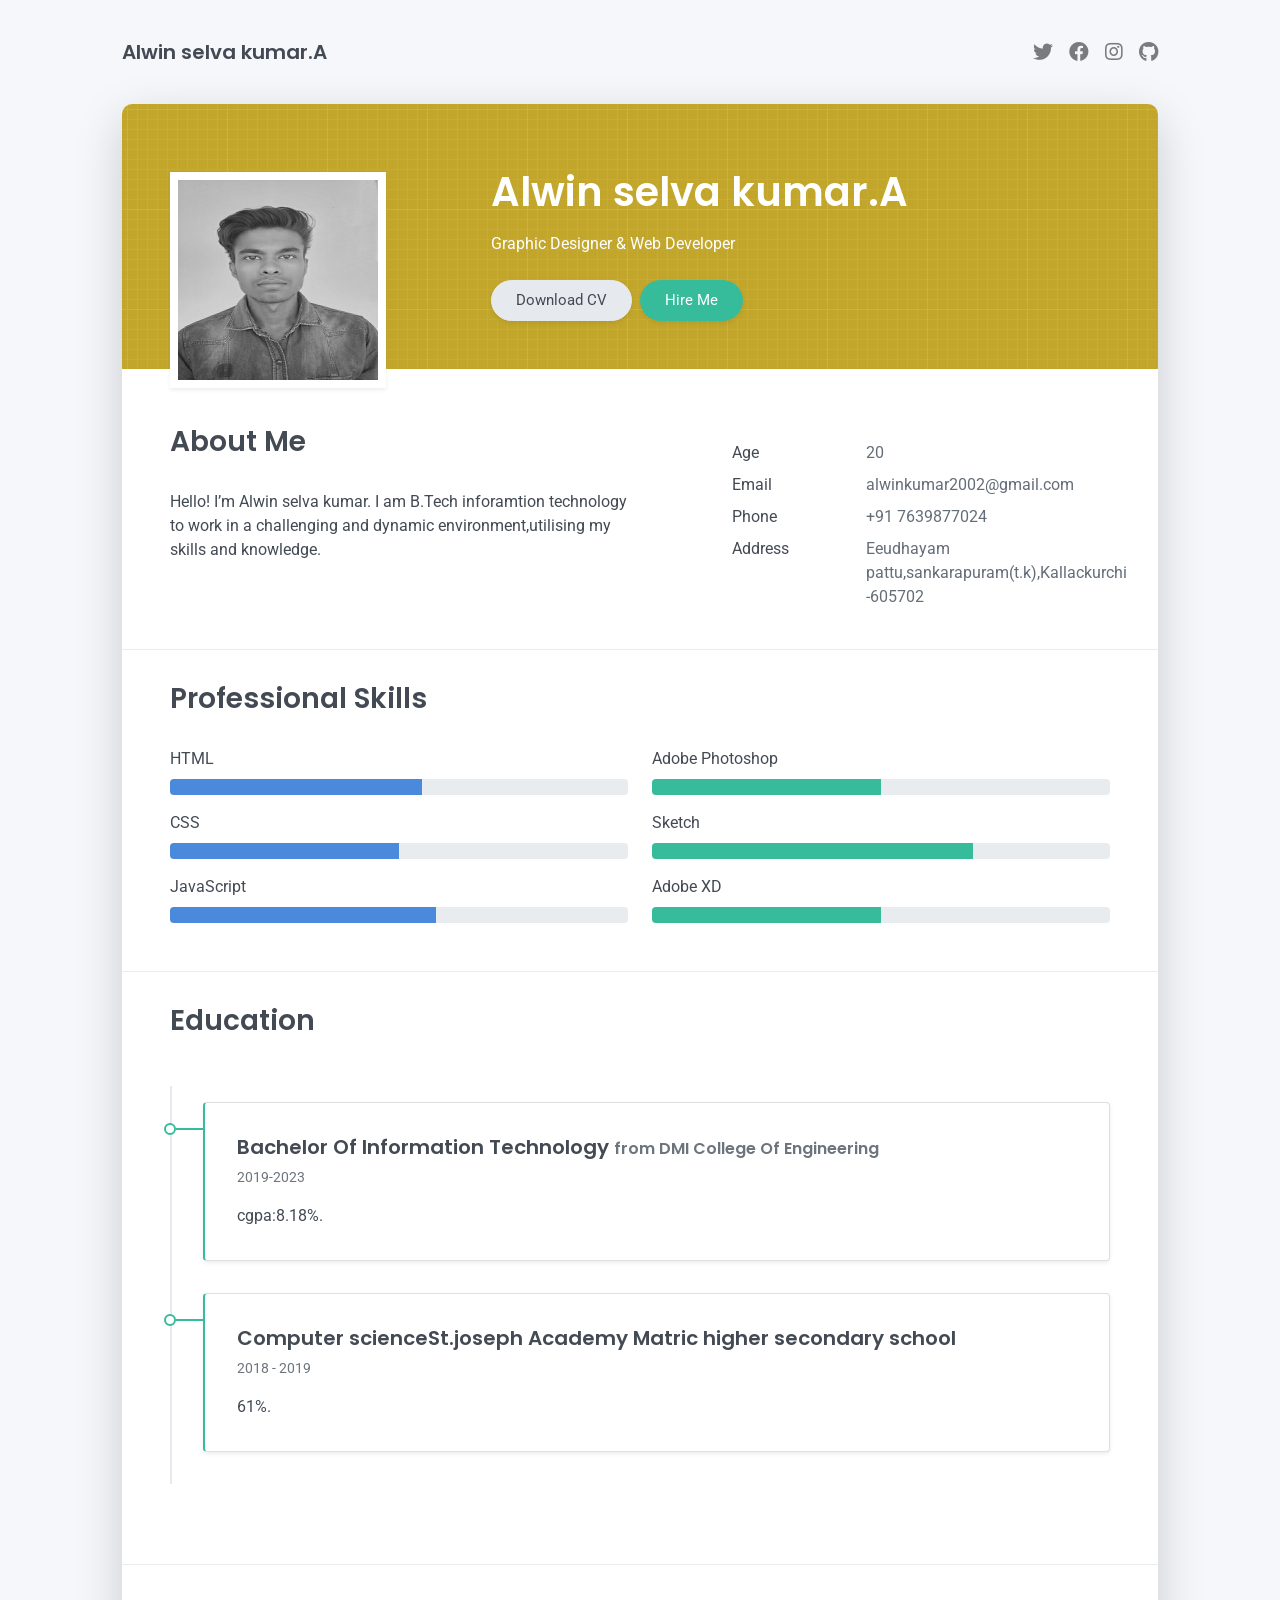
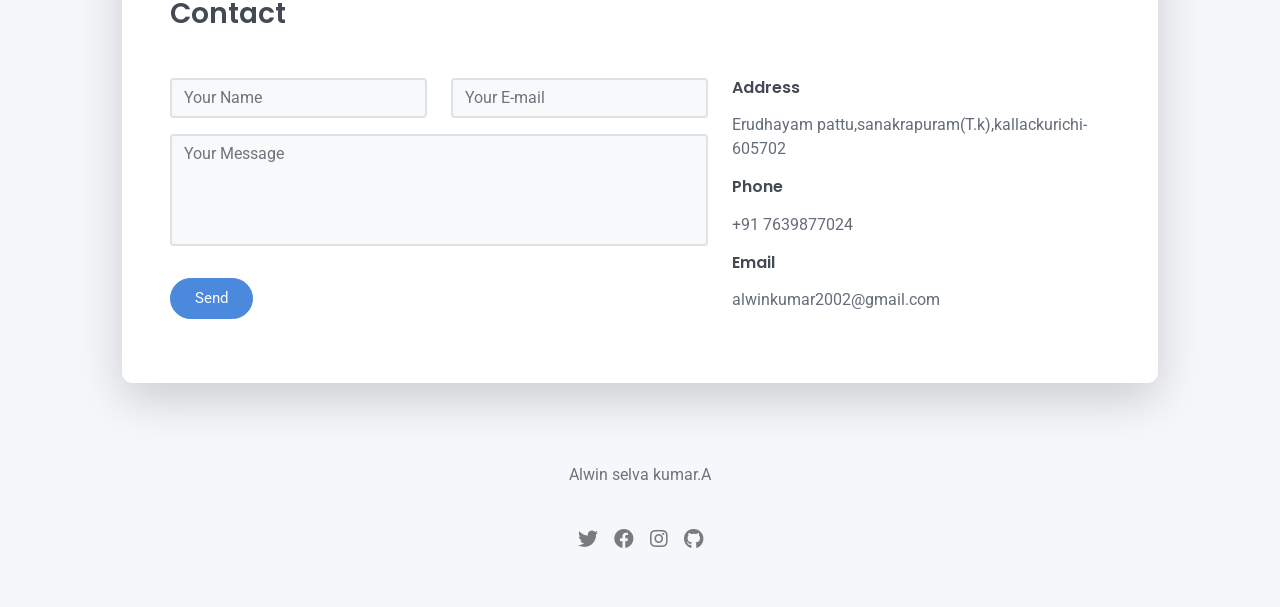
<file: ASSIGNMENT/TEAM LEAD- A Alwin Selva Kumar/Assignment-1/index.html>
<!DOCTYPE html>
<html lang="en-US">
  <head>
    <meta charset="UTF-8">
    <meta http-equiv="X-UA-Compatible" content="IE=edge">
    <meta name="viewport" content="width=device-width, initial-scale=1">
    <title>Right Resume</title>
    <link rel="preconnect" href="https://fonts.gstatic.com" crossorigin="crossorigin"/>
    <link rel="preload" as="style" href="https://fonts.googleapis.com/css2?family=Poppins:wght@600&amp;family=Roboto:wght@300;400;500;700&amp;display=swap"/>
    <link rel="stylesheet" href="https://fonts.googleapis.com/css2?family=Poppins:wght@600&amp;family=Roboto:wght@300;400;500;700&amp;display=swap" media="print" onload="this.media='all'"/>
    <noscript>
      <link rel="stylesheet" href="https://fonts.googleapis.com/css2?family=Poppins:wght@600&amp;family=Roboto:wght@300;400;500;700&amp;display=swap"/>
    </noscript>
    <link href="css/font-awesome/css/all.min.css?ver=1.2.0" rel="stylesheet">
    <link href="css/bootstrap.min.css?ver=1.2.0" rel="stylesheet">
    <link href="css/aos.css?ver=1.2.0" rel="stylesheet">
    <link href="css/main.css?ver=1.2.0" rel="stylesheet">
    <noscript>
      <style type="text/css">
        [data-aos] {
            opacity: 1 !important;
            transform: translate(0) scale(1) !important;
        }
      </style>
    </noscript>
  </head>
  <body id="top">
    <header class="d-print-none">
      <div class="container text-center text-lg-left">
        <div class="py-3 clearfix">
          <h1 class="site-title mb-0">Alwin selva kumar.A</S></h1>
          <div class="site-nav">
            <nav role="navigation">
              <ul class="nav justify-content-center">
                <li class="nav-item"><a class="nav-link" href="#" title="Twitter"><i class="fab fa-twitter"></i><span class="menu-title sr-only">Twitter</span></a>
                </li>
                <li class="nav-item"><a class="nav-link" href="# " title="Facebook"><i class="fab fa-facebook"></i><span class="menu-title sr-only">Facebook</span></a>
                </li>
                <li class="nav-item"><a class="nav-link" href="#" title="Instagram"><i class="fab fa-instagram"></i><span class="menu-title sr-only">Instagram</span></a>
                </li>
                <li class="nav-item"><a class="nav-link" href="#" title="Github"><i class="fab fa-github"></i><span class="menu-title sr-only">Github</span></a>
                </li>
              </ul>
            </nav>
          </div>
        </div>
      </div>
    </header>
    <div class="page-content">
      <div class="container">
<div class="cover shadow-lg bg-white">
  <div class="cover-bg p-3 p-lg-4 text-white">
    <div class="row">
      <div class="col-lg-4 col-md-5">
        <div class="avatar hover-effect bg-white shadow-sm p-1"><img src="images/alwin selva kumar.jpg" width="200" height="200"/></div>
      </div>
      <div class="col-lg-8 col-md-7 text-center text-md-start">
        <h2 class="h1 mt-2" data-aos="fade-left" data-aos-delay="0">Alwin selva kumar.A</h2>
        <p data-aos="fade-left" data-aos-delay="100">Graphic Designer & Web Developer</p>
        <div class="d-print-none" data-aos="fade-left" data-aos-delay="200"><a class="btn btn-light text-dark shadow-sm mt-1 me-1" href="#" target="_blank">Download CV</a><a class="btn btn-success shadow-sm mt-1" href="#contact">Hire Me</a></div>
      </div>
    </div>
  </div>
  <div class="about-section pt-4 px-3 px-lg-4 mt-1">
    <div class="row">
      <div class="col-md-6">
        <h2 class="h3 mb-3">About Me</h2>
        <p>Hello! I’m Alwin selva kumar. I am B.Tech inforamtion technology to work in a challenging and dynamic environment,utilising my skills and knowledge.</p>
      </div>
      <div class="col-md-5 offset-md-1">
        <div class="row mt-2">
          <div class="col-sm-4">
            <div class="pb-1">Age</div>
          </div>
          <div class="col-sm-8">
            <div class="pb-1 text-secondary">20</div>
          </div>
          <div class="col-sm-4">
            <div class="pb-1">Email</div>
          </div>
          <div class="col-sm-8">
            <div class="pb-1 text-secondary">alwinkumar2002@gmail.com</div>
          </div>
          <div class="col-sm-4">
            <div class="pb-1">Phone</div>
          </div>
          <div class="col-sm-8">
            <div class="pb-1 text-secondary">+91 7639877024</div>
          </div>
          <div class="col-sm-4">
            <div class="pb-1">Address</div>
          </div>
          <div class="col-sm-8">
            <div class="pb-1 text-secondary">Eeudhayam pattu,sankarapuram(t.k),Kallackurchi
              -605702</div>
          </div>
        </div>
      </div>
    </div>
  </div>
  <hr class="d-print-none"/>
  <div class="skills-section px-3 px-lg-4">
    <h2 class="h3 mb-3">Professional Skills</h2>
    <div class="row">
      <div class="col-md-6">
        <div class="mb-2"><span>HTML</span>
          <div class="progress my-1">
            <div class="progress-bar bg-primary" role="progressbar" data-aos="zoom-in-right" data-aos-delay="100" data-aos-anchor=".skills-section" style="width: 55%" aria-valuenow="60" aria-valuemin="0" aria-valuemax="100"></div>
          </div>
        </div>
        <div class="mb-2"><span>CSS</span>
          <div class="progress my-1">
            <div class="progress-bar bg-primary" role="progressbar" data-aos="zoom-in-right" data-aos-delay="200" data-aos-anchor=".skills-section" style="width: 50%" aria-valuenow="60" aria-valuemin="0" aria-valuemax="100"></div>
          </div>
        </div>
        <div class="mb-2"><span>JavaScript</span>
          <div class="progress my-1">
            <div class="progress-bar bg-primary" role="progressbar" data-aos="zoom-in-right" data-aos-delay="300" data-aos-anchor=".skills-section" style="width: 58%" aria-valuenow="60" aria-valuemin="0" aria-valuemax="100"></div>
          </div>
        </div>
      </div>
      <div class="col-md-6">
        <div class="mb-2"><span>Adobe Photoshop</span>
          <div class="progress my-1">
            <div class="progress-bar bg-success" role="progressbar" data-aos="zoom-in-right" data-aos-delay="400" data-aos-anchor=".skills-section" style="width: 50%" aria-valuenow="60" aria-valuemin="0" aria-valuemax="100"></div>
          </div>
        </div>
        <div class="mb-2"><span>Sketch</span>
          <div class="progress my-1">
            <div class="progress-bar bg-success" role="progressbar" data-aos="zoom-in-right" data-aos-delay="500" data-aos-anchor=".skills-section" style="width:70%" aria-valuenow="70" aria-valuemin="0" aria-valuemax="100"></div>
          </div>
        </div>
        <div class="mb-2"><span>Adobe XD</span>
          <div class="progress my-1">
            <div class="progress-bar bg-success" role="progressbar" data-aos="zoom-in-right" data-aos-delay="600" data-aos-anchor=".skills-section" style="width:50%" aria-valuenow="60" aria-valuemin="0" aria-valuemax="100"></div>
          </div>
        </div>
      </div>
    </div>
  </div>
  <hr class="d-print-none"/>
  <!-- <div class="work-experience-section px-3 px-lg-4">
    <h2 class="h3 mb-4">Work Experience</h2>
    <div class="timeline">
      <div class="timeline-card timeline-card-primary card shadow-sm">
        <div class="card-body">
          <div class="h5 mb-1">Frontend Developer <span class="text-muted h6">at Creative Agency</span></div>
          <div class="text-muted text-small mb-2">May, 2015 - Present</div>
          <div>Leverage agile frameworks to provide a robust synopsis for high level overviews. Iterative approaches to corporate strategy foster collaborative thinking to further the overall value proposition.</div>
        </div>
      </div>
      <div class="timeline-card timeline-card-primary card shadow-sm">
        <div class="card-body">
          <div class="h5 mb-1">Graphic Designer <span class="text-muted h6">at Design Studio</span></div>
          <div class="text-muted text-small mb-2">June, 2013 - May, 2015</div>
          <div>Override the digital divide with additional clickthroughs from DevOps. Nanotechnology immersion along the information highway will close the loop on focusing solely on the bottom line.</div>
        </div>
      </div> -->
      <!-- <div class="timeline-card timeline-card-primary card shadow-sm">
        <div class="card-body">
          <div class="h5 mb-1">Junior Web Developer <span class="text-muted h6">at Indie Studio</span></div>
          <div class="text-muted text-small mb-2">Jan, 2011 - May, 2013</div>
          <div>User generated content in real-time will have multiple touchpoints for offshoring. Organically grow the holistic world view of disruptive innovation via workplace diversity and empowerment.</div>
        </div>
      </div>
    </div>
  </div>
  <hr class="d-print-none"/> -->
  <div class="page-break"></div>
  <div class="education-section px-3 px-lg-4 pb-4">
    <h2 class="h3 mb-4 ">Education</h2>
    <div class="timeline">
      <div class="timeline-card timeline-card-success card shadow-sm">
        <div class="card-body">
          <div class="h5 mb-1">Bachelor Of  Information Technology <span class="text-muted h6">from DMI College Of Engineering</span></div>
          <div class="text-muted text-small mb-2">2019-2023</div>
          <div>cgpa:8.18%.</div>
        </div>
      
      </div>
      <div class="timeline-card timeline-card-success card shadow-sm">
        <div class="card-body">
          <div class="h5 mb-1">Computer science<span class="text-muted h6"></span>St.joseph Academy Matric higher secondary school</span></div>
          <div class="text-muted text-small mb-2">2018 - 2019</div>
          <div>61%.</div>
        </div>
      </div>
    </div>
  </div>
  <hr class="d-print-none"/>
  <div class="contant-section px-3 px-lg-4 pb-4" id="contact">
    <h2 class="h3 text mb-3">Contact</h2>
    <div class="row">
      <div class="col-md-7 d-print-none">
        <div class="my-2"><form action="https://formspree.io/your@email.com"
    method="POST">
  <div class="row">
    <div class="col-6">
      <input class="form-control" type="text" id="name" name="name" placeholder="Your Name" required>
    </div>
    <div class="col-6">
      <input class="form-control" type="email" id="email" name="_replyto" placeholder="Your E-mail" required>
    </div>
  </div>
  <div class="form-group my-2">
    <textarea class="form-control" style="resize: none;" id="message" name="message" rows="4"  placeholder="Your Message" required></textarea>
  </div>
  <button class="btn btn-primary mt-2" type="submit">Send</button>
</form>
        </div>
      </div>
      <div class="col">
        <div class="mt-2">
          <h3 class="h6">Address</h3>
          <div class="pb-2 text-secondary">Erudhayam pattu,sanakrapuram(T.k),kallackurichi-605702</div>
          <h3 class="h6">Phone</h3>
          <div class="pb-2 text-secondary">+91 7639877024</div>
          <h3 class="h6">Email</h3>
          <div class="pb-2 text-secondary">alwinkumar2002@gmail.com</div>
        </div>
      </div>
      <div class="col d-none d-print-block">
        <div class="mt-2">
          <div>
            <div class="mb-2">
              <div class="text-dark"><i class="fab fa-twitter mr-1"></i><span>https://twitter.com/templateflip</span>
              </div>
            </div>
            <div class="mb-2">
              <div class="text-dark"><i class="fab fa-facebook mr-1"></i><span>https://www.facebook.com/templateflip</span>
              </div>
            </div>
            <div class="mb-2">
              <div class="text-dark"><i class="fab fa-instagram mr-1"></i><span>https://www.instagram.com/templateflip</span>
              </div>
            </div>
            <div class="mb-2">
              <div class="text-dark"><i class="fab fa-github mr-1"></i><span>https://github.com/templateflip</span>
              </div>
            </div>
          </div>
        </div>
      </div>
    </div>
  </div>
</div></div>
    </div>
    <footer class="pt-4 pb-4 text-muted text-center d-print-none">
      <div class="container">
        <div class="my-3">
          <div class="h4"></div>Alwin selva kumar.A</S></div>
          <div class="footer-nav">
            <nav role="navigation">
              <ul class="nav justify-content-center">
                <li class="nav-item"><a class="nav-link" href="https://twitter.com/templateflip" title="Twitter"><i class="fab fa-twitter"></i><span class="menu-title sr-only">Twitter</span></a>
                </li>
                <li class="nav-item"><a class="nav-link" href="https://www.facebook.com/templateflip" title="Facebook"><i class="fab fa-facebook"></i><span class="menu-title sr-only">Facebook</span></a>
                </li>
                <li class="nav-item"><a class="nav-link" href="https://www.instagram.com/templateflip" title="Instagram"><i class="fab fa-instagram"></i><span class="menu-title sr-only">Instagram</span></a>
                </li>
                <li class="nav-item"><a class="nav-link" href="https://github.com/templateflip" title="Github"><i class="fab fa-github"></i><span class="menu-title sr-only">Github</span></a>
                </li>
              </ul>
            </nav>
          </div>
        </div>
        <div class="text-small">
          
      </div>
    </footer>
    <script src="scripts/bootstrap.bundle.min.js?ver=1.2.0"></script>
    <script src="scripts/aos.js?ver=1.2.0"></script>
    <script src="scripts/main.js?ver=1.2.0"></script>
  </body>
</html>
</file>
<file: ASSIGNMENT/TEAM LEAD- A Alwin Selva Kumar/Assignment-1/css/main.css>
/* Buttons */
/* Inputs */
/* Timeline custom component */
.timeline {
  border-left: 2px solid #E6E9ED;
  padding: 1rem 0; }

.timeline-card {
  position: relative;
  margin-left: 31px;
  border-left: 2px solid;
  margin-bottom: 2rem; }

.timeline-card:last-child {
  margin-bottom: 1rem; }

.timeline-card:before {
  content: '';
  display: inline-block;
  position: absolute;
  background-color: #fff;
  border-radius: 10px;
  width: 12px;
  height: 12px;
  top: 20px;
  left: -41px;
  border: 2px solid;
  z-index: 2; }

.timeline-card:after {
  content: '';
  display: inline-block;
  position: absolute;
  background-color: currentColor;
  width: 29px;
  height: 2px;
  top: 25px;
  left: -29px;
  z-index: 1; }

.timeline-card-primary {
  border-left-color: #4A89DC; }

.timeline-card-primary:before {
  border-color: #4A89DC; }

.timeline-card-primary:after {
  background-color: #4A89DC; }

.timeline-card-success {
  border-left-color: #37BC9B; }

.timeline-card-success:before {
  border-color: #37BC9B; }

.timeline-card-success:after {
  background-color: #37BC9B; }

html {
  scroll-behavior: smooth; }

.site-title {
  font-size: 1.25rem;
  line-height: 2.5rem; }

.nav-link {
  padding: 0;
  font-size: 1.25rem;
  line-height: 2.5rem;
  color: rgba(0, 0, 0, 0.5); }

.nav-link:hover,
.nav-link:focus,
.active .nav-link {
  color: rgba(0, 0, 0, 0.8); }

.nav-item + .nav-item {
  margin-left: 1rem; }

.cover {
  border-radius: 10px; }

.cover-bg {
  background-color: #c2a62c;
  background-image: url("data:image/svg+xml,%3Csvg xmlns='http://www.w3.org/2000/svg' width='100' height='100' viewBox='0 0 100 100'%3E%3Cg fill-rule='evenodd'%3E%3Cg fill='%23ffffff' fill-opacity='0.12'%3E%3Cpath opacity='.5' d='M96 [base64] 0v-9h-9v9h9zm-10 0v-9h-9v9h9zm-10 0v-9h-9v9h9zm-10 0v-9h-9v9h9zm-10 0v-9h-9v9h9zm-10 0v-9h-9v9h9zm-10 0v-9h-9v9h9zm-10 0v-9h-9v9h9zm-9-10h9v-9h-9v9zm10 0h9v-9h-9v9zm10 0h9v-9h-9v9zm10 0h9v-9h-9v9zm10 0h9v-9h-9v9zm10 0h9v-9h-9v9zm10 0h9v-9h-9v9zm10 0h9v-9h-9v9zm9-10v-9h-9v9h9zm-10 0v-9h-9v9h9zm-10 0v-9h-9v9h9zm-10 0v-9h-9v9h9zm-10 0v-9h-9v9h9zm-10 0v-9h-9v9h9zm-10 0v-9h-9v9h9zm-10 0v-9h-9v9h9zm-9-10h9v-9h-9v9zm10 0h9v-9h-9v9zm10 0h9v-9h-9v9zm10 0h9v-9h-9v9zm10 0h9v-9h-9v9zm10 0h9v-9h-9v9zm10 0h9v-9h-9v9zm10 0h9v-9h-9v9zm9-10v-9h-9v9h9zm-10 0v-9h-9v9h9zm-10 0v-9h-9v9h9zm-10 0v-9h-9v9h9zm-10 0v-9h-9v9h9zm-10 0v-9h-9v9h9zm-10 0v-9h-9v9h9zm-10 0v-9h-9v9h9zm-9-10h9v-9h-9v9zm10 0h9v-9h-9v9zm10 0h9v-9h-9v9zm10 0h9v-9h-9v9zm10 0h9v-9h-9v9zm10 0h9v-9h-9v9zm10 0h9v-9h-9v9zm10 0h9v-9h-9v9zm9-10v-9h-9v9h9zm-10 0v-9h-9v9h9zm-10 0v-9h-9v9h9zm-10 0v-9h-9v9h9zm-10 0v-9h-9v9h9zm-10 0v-9h-9v9h9zm-10 0v-9h-9v9h9zm-10 0v-9h-9v9h9zm-9-10h9v-9h-9v9zm10 0h9v-9h-9v9zm10 0h9v-9h-9v9zm10 0h9v-9h-9v9zm10 0h9v-9h-9v9zm10 0h9v-9h-9v9zm10 0h9v-9h-9v9zm10 0h9v-9h-9v9z'/%3E%3Cpath d='M6 5V0H5v5H0v1h5v94h1V6h94V5H6z'/%3E%3C/g%3E%3C/g%3E%3C/svg%3E");
  border-radius: 10px 10px 0 0; }

.avatar {
  max-width: 216px;
  max-height: 216px;
  margin-top: 20px;
  text-align: center;
  margin-left: auto;
  margin-right: auto; }

.avatar img {
  /* Safari 6.0 - 9.0 */
  filter: grayscale(100%); }

footer a:not(.nav-link) {
  color: inherit;
  border-bottom: 1px dashed;
  text-decoration: none;
  cursor: pointer; }

@media (min-width: 48em) {
  .site-title {
    float: left; }
  .site-nav {
    float: right; }
  .avatar {
    margin-bottom: -80px;
    margin-left: 0; } }

@media print {
  body {
    background-color: #fff; }
  .container {
    width: auto;
    max-width: 100%;
    padding: 0; }
  .cover, .cover-bg {
    border-radius: 0; }
  .cover.shadow-lg {
    box-shadow: none !important; }
  .cover-bg {
    padding: 5rem !important;
    padding-bottom: 10px !important; }
  .avatar {
    margin-top: -10px; }
  .about-section {
    padding: 6.5rem 5rem 2rem !important; }
  .skills-section,
  .work-experience-section,
  .education-section,
  .contant-section {
    padding: 1.5rem 5rem 2rem !important; }
  .page-break {
    padding-top: 5rem;
    page-break-before: always; } }
</file>
